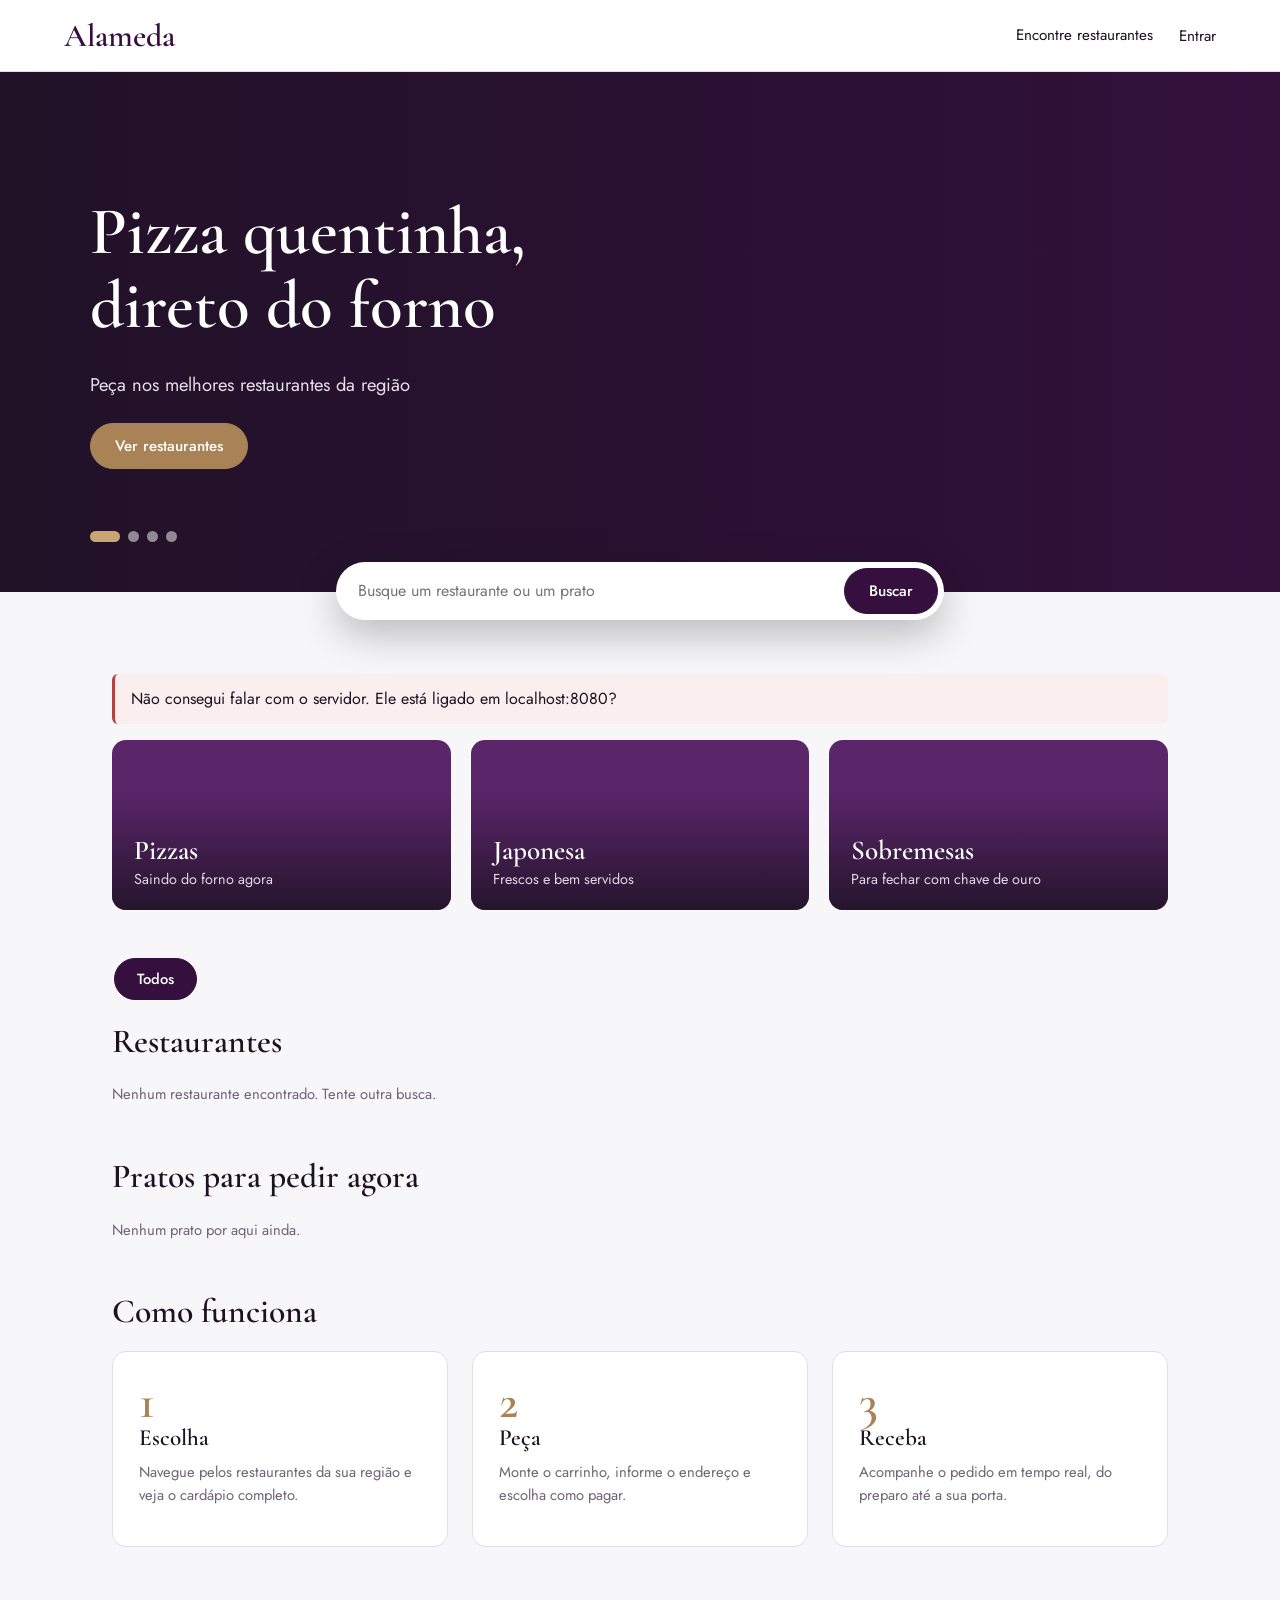
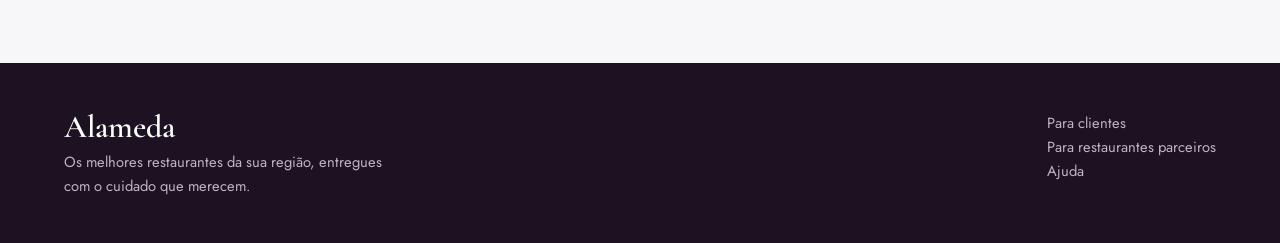
<file: frontend/index.html>
<!DOCTYPE html>
<html lang="pt-BR">
<head>
  <meta charset="UTF-8">
  <meta name="viewport" content="width=device-width, initial-scale=1.0">
  <title>Alameda</title>
  
  <!-- Fontes do Google -->
  <link rel="preconnect" href="https://fonts.googleapis.com">
  <link rel="preconnect" href="https://fonts.gstatic.com" crossorigin>
  <link href="https://fonts.googleapis.com/css2?family=Cormorant+Garamond:ital,wght@0,500;0,600;1,500&family=Jost:wght@400;500&display=swap" rel="stylesheet">
  
  <!-- Estilos e Scripts Principais -->
  <link rel="stylesheet" href="css/style.css?v=3">
  <script src="js/api.js"></script>
  <script src="js/ui.js"></script>
</head>
<body>

  <header id="nav"></header>

  <section class="carrossel" id="car"></section>

  <div class="buscabox">
    <div class="busca">
      <input id="q" placeholder="Busque um restaurante ou um prato" oninput="show()">
      <button onclick="show()">Buscar</button>
    </div>
  </div>

  <main id="restaurantes">
    <div id="m" class="msg"></div>

    <div class="promos">
      <div class="promo" style="background-image:url(https://images.pexels.com/photos/5908255/pexels-photo-5908255.jpeg?auto=compress&cs=tinysrgb&w=700)" onclick="busca('pizza')">
        <div>
          <h3>Pizzas</h3>
          <span>Saindo do forno agora</span>
        </div>
      </div>
      <div class="promo" style="background-image:url(https://images.pexels.com/photos/31286666/pexels-photo-31286666.jpeg?auto=compress&cs=tinysrgb&w=700)" onclick="busca('sushi')">
        <div>
          <h3>Japonesa</h3>
          <span>Frescos e bem servidos</span>
        </div>
      </div>
      <div class="promo" style="background-image:url(https://loremflickr.com/700/340/dessert?lock=23)" onclick="busca('sobremesa')">
        <div>
          <h3>Sobremesas</h3>
          <span>Para fechar com chave de ouro</span>
        </div>
      </div>
    </div>

    <div id="cats" class="cats"></div>

    <h2>Restaurantes</h2>
    <div id="g" class="grid"></div>

    <h2>Pratos para pedir agora</h2>
    <div id="pr" class="grid"></div>

    <h2>Como funciona</h2>
    <div class="passos">
      <div class="passo">
        <b>1</b>
        <h3>Escolha</h3>
        <p class="muted">Navegue pelos restaurantes da sua região e veja o cardápio completo.</p>
      </div>
      <div class="passo">
        <b>2</b>
        <h3>Peça</h3>
        <p class="muted">Monte o carrinho, informe o endereço e escolha como pagar.</p>
      </div>
      <div class="passo">
        <b>3</b>
        <h3>Receba</h3>
        <p class="muted">Acompanhe o pedido em tempo real, do preparo até a sua porta.</p>
      </div>
    </div>
  </main>

  <footer>
    <div>
      <span class="logo">Alameda</span>
      <p>Os melhores restaurantes da sua região, entregues com o cuidado que merecem.</p>
    </div>
    <div>
      <p>Para clientes<br>Para restaurantes parceiros<br>Ajuda</p>
    </div>
  </footer>

  <script>
    nav();

    const SL = [
      { img: pex(5908255, 1600), kw: 'pizza', t: 'Pizza quentinha, direto do forno', s: 'Peça nos melhores restaurantes da região' },
      { img: pex(31415302, 1600), kw: 'sushi', t: 'Sushi fresco em poucos minutos', s: 'Combinados, temakis e muito mais' },
      { img: pex(33213590, 1600), kw: 'burger', t: 'Hambúrguer artesanal, sem fila', s: 'Suculento, do jeito que você gosta' },
      { kw: 'friends,dinner,eating', t: 'Boa comida, boa companhia', s: 'Chame quem você gosta e peça sem sair de casa' }
    ];

    let sl = 0;

    $('car').innerHTML = SL.map((x, n) => `
      <div class="slide ${n ? '' : 'on'}" style="background-image:url('${x.img || foto(x.kw, 30 + n, 1600, 700)}')">
        <div class="txt">
          <h1>${x.t}</h1>
          <p>${x.s}</p>
          <a class="btn" href="#restaurantes">Ver restaurantes</a>
        </div>
      </div>`).join('') +
      '<div class="dots">' + SL.map((x, n) => `<button class="${n ? '' : 'on'}" onclick="irSlide(${n})" aria-label="Slide ${n + 1}"></button>`).join('') + '</div>';

    function irSlide(n) {
      sl = (n + SL.length) % SL.length;
      document.querySelectorAll('.slide').forEach((e, i) => e.classList.toggle('on', i == sl));
      document.querySelectorAll('.dots button').forEach((e, i) => e.classList.toggle('on', i == sl));
    }

    setInterval(() => irSlide(sl + 1), 5000);

    function busca(t) { 
      $('q').value = t; 
      show(); 
      location = '#restaurantes'; 
    }

    let R = [], P = [], cat = '';

    (async () => {
      try { 
        R = await api('/restaurantes'); 
      } catch (e) { 
        msg($('m'), e.message); 
      }
      try { 
        P = await api('/produtos'); 
      } catch (e) { 
        P = []; 
      }
      chips();
      show();
    })();

    function chips() {
      const cs = [...new Set(R.map(r => r.categoria).filter(Boolean))];
      $('cats').innerHTML = [''].concat(cs).map(c =>
        `<button class="chip ${cat === c ? 'on' : ''}" onclick="cat='${c}';chips();show()">
          ${c || 'Todos'}
        </button>`).join('');
    }

    function show() {
      const q = slug($('q').value);$('g').innerHTML = R.filter(r =>
        (!cat || r.categoria === cat) && slug((r.nome || '') + (r.categoria || '')).includes(q)
      ).map(r => `
        <a class="card" href="cardapio.html?id=${r.id}">
          ${capa(r.categoria, r.id, false, r.nome)}
          <div class="in">
            <h3>${r.nome}</h3>
            <p class="muted"><span class="tag">${r.categoria || 'Restaurante'}</span>${r.endereco || ''}</p>
            <p class="muted">Entrega ${brl(r.taxaEntrega)}, em ${r.tempoEntrega || '?'} min</p>
          </div>
        </a>`).join('') || '<p class="muted">Nenhum restaurante encontrado. Tente outra busca.</p>';

      $('pr').innerHTML = P.filter(p => p.disponivel !== false && p.restaurante &&
        (!cat || (R.find(r => r.id == p.restaurante.id) || {}).categoria === cat) &&
        slug((p.nome || '') + (p.categoria || '')).includes(q)
      ).slice(0, 12).map(p => `
        <a class="card" href="cardapio.html?id=${p.restaurante.id}">
          ${capa(p.categoria, p.id, true, p.nome)}
          <div class="in">
            <h3>${p.nome}</h3>
            <p class="muted">${p.restaurante.nome || ''}</p>
            <p class="price">${brl(p.preco)}</p>
          </div>
        </a>`).join('') || '<p class="muted">Nenhum prato por aqui ainda.</p>';
    }
  </script>
</body>
</html>
</file>
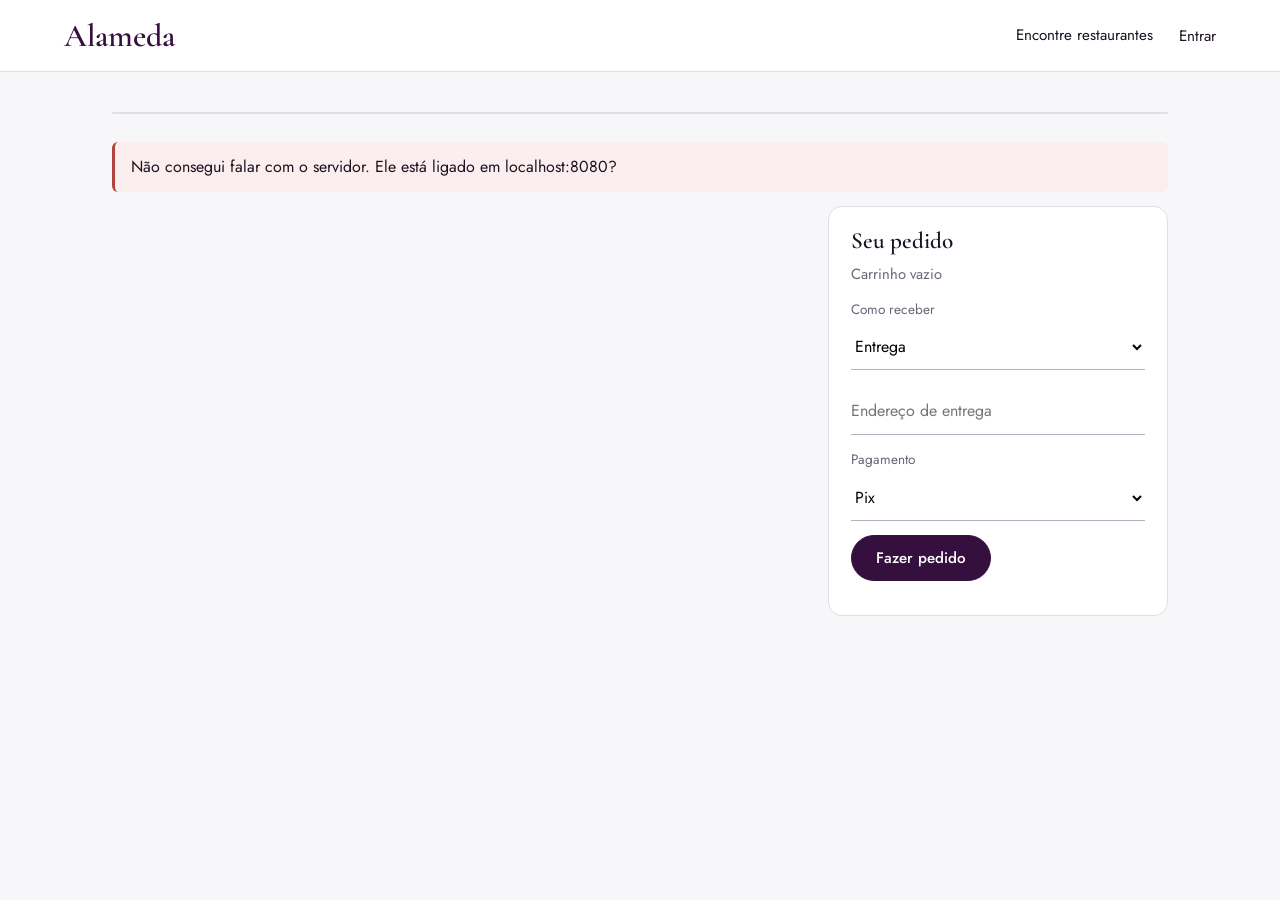
<file: frontend/cardapio.html>
<!DOCTYPE html>
<html lang="pt-BR">
<head>
  <meta charset="UTF-8">
  <meta name="viewport" content="width=device-width, initial-scale=1.0">
  <title>Alameda</title>

  <!-- Fontes -->
  <link rel="preconnect" href="https://fonts.googleapis.com">
  <link rel="preconnect" href="https://fonts.gstatic.com" crossorigin>
  <link href="https://fonts.googleapis.com/css2?family=Cormorant+Garamond:ital,wght@0,500;0,600;1,500&family=Jost:wght@400;500&display=swap" rel="stylesheet">

  <!-- Estilos e Scripts -->
  <link rel="stylesheet" href="css/style.css?v=3">
  <script src="js/api.js"></script>
  <script src="js/ui.js"></script>
</head>
<body>

  <header id="nav"></header>

  <main>
    <div id="topo" class="banner"></div>
    <div id="m" class="msg"></div>

    <div class="split">
      <div id="g"></div>

      <div class="side">
        <h3>Seu pedido</h3>
        <div id="cart" class="muted">Carrinho vazio</div>

        <label>Como receber</label>
        <select id="tp" onchange="$('en').style.display = this.value == 'e' ? '' : 'none'">
          <option value="e">Entrega</option>
          <option value="r">Retirada no local</option>
        </select>

        <input id="en" placeholder="Endereço de entrega">

        <label>Pagamento</label>
        <select id="pg">
          <option value="PIX">Pix</option>
          <option value="CARTAO">Cartão</option>
          <option value="DINHEIRO">Dinheiro</option>
        </select>

        <button onclick="fin()">Fazer pedido</button>
        <p class="muted" id="lg"></p>
      </div>
    </div>
  </main>

  <script>
    nav();
    const rid = new URLSearchParams(location.search).get('id');
    const s = sess();
    let P = [], C = {};

    (async () => {
      try {
        const R = await api('/restaurantes/' + rid);

        $('topo').innerHTML = capa(R.categoria, R.id, false, R.nome) + `
          <div class="in">
            <h1>${R.nome}</h1>
            <p class="muted">
              <span class="tag">${R.categoria || 'Restaurante'}</span>${R.endereco || ''}
            </p>
            <p class="muted">Entrega ${brl(R.taxaEntrega)}, em ${R.tempoEntrega || '?'} min</p>
          </div>`;

        P = (await api('/produtos'))
          .filter(p => p.restaurante && p.restaurante.id == rid && p.disponivel !== false);

        // Agrupa os pratos por categoria (Massas, Bebidas, ...)
        const grupos = {};
        P.forEach(p => {
          const c = p.categoria || 'Outros';
          (grupos[c] = grupos[c] || []).push(p);
        });

        $('g').innerHTML = Object.keys(grupos).map(c => `
          <h2>${c}</h2>
          <div class="pratos">
            ${grupos[c].map(p => `
              <div class="prato">
                <div class="info">
                  <h3>${p.nome}</h3>
                  <p class="price">${brl(p.preco)}</p>
                  <button class="sec" onclick="add(${p.id})">Adicionar</button>
                </div>
                ${capa(p.categoria, p.id, true, p.nome)}
              </div>
            `).join('')}
          </div>
        `).join('') || '<p class="muted">Este restaurante ainda está montando o cardápio.</p>';

        if (s && s.role == 'CLIENTE') {
          $('en').value = (await api('/clientes/' + await cid())).endereco || '';
        } else {
          $('lg').innerHTML = 'Para pedir, <a href="conta.html?tipo=cliente">entre ou crie sua conta</a>.';
        }
      } catch (x) {
        msg($('m'), x.message);
      }
    })();

    function add(i) {
      C[i] = (C[i] || 0) + 1;
      draw();
    }

    function rem(i) {
      C[i]--;
      if (!C[i]) delete C[i];
      draw();
      return false;
    }

    function draw() {
      let total = 0;
      const linhas = Object.keys(C).map(k => {
        const p = P.find(x => x.id == k);
        total += p.preco * C[k];
        return `<div class="linha">
          <span>${C[k]} × ${p.nome}</span>
          <a href="#" onclick="return rem(${k})">tirar um</a>
        </div>`;
      });

      $('cart').innerHTML = linhas.length
        ? linhas.join('') + '<p class="price">Subtotal ' + brl(total) + '</p>'
        : 'Carrinho vazio';
    }

    async function fin() {
      try {
        if (!s || s.role != 'CLIENTE') throw new Error('Entre como cliente para fazer o pedido.');
        if (!Object.keys(C).length) throw new Error('Adicione pelo menos um item.');

        await api('/pedidos', {
          method: 'POST',
          body: {
            clienteId: Number(await cid()),
            restauranteId: +rid,
            itens: Object.keys(C).map(k => ({ produtoId: +k, quantidade: C[k] })),
            enderecoEntrega: $('tp').value == 'e' ?$('en').value : 'Retirada no local',
            formaPagamento: $('pg').value
          }
        });

        location = 'pedidos.html';
      } catch (x) {
        msg($('m'), x.message);
      }
    }
  </script>

</body>
</html>
</file>
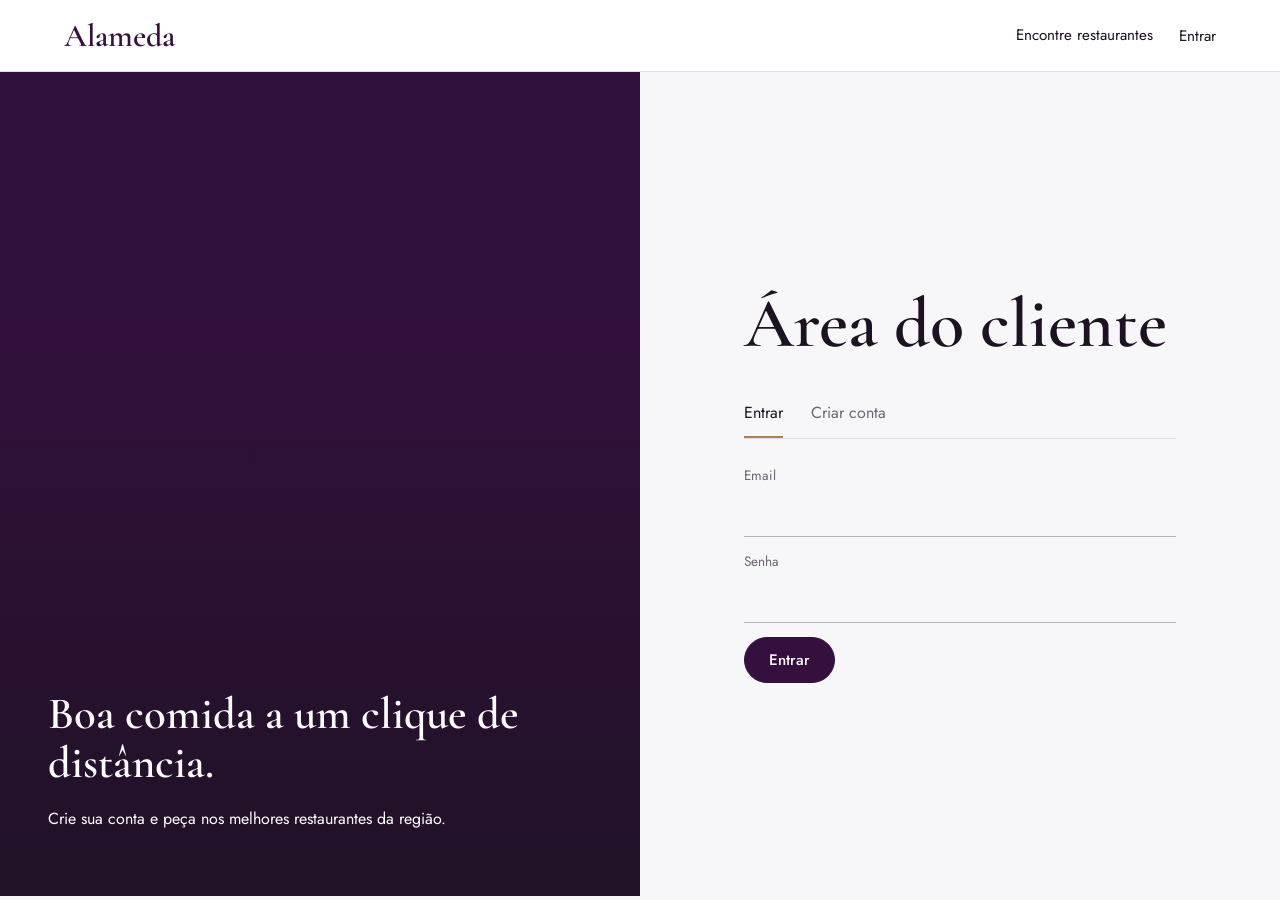
<file: frontend/conta.html>
<!DOCTYPE html>
<html lang="pt-BR">
<head>
  <meta charset="UTF-8">
  <meta name="viewport" content="width=device-width, initial-scale=1.0">
  <title>Alameda</title>
  <link rel="preconnect" href="https://fonts.googleapis.com">
  <link rel="preconnect" href="https://fonts.gstatic.com" crossorigin>
  <link href="https://fonts.googleapis.com/css2?family=Cormorant+Garamond:ital,wght@0,500;0,600;1,500&family=Jost:wght@400;500&display=swap" rel="stylesheet">
  <link rel="stylesheet" href="css/style.css?v=3">
  <script src="js/api.js"></script>
  <script src="js/ui.js"></script>
</head>
<body>

  <header id="nav"></header>

  <section class="auth">
    <div class="auth-img" id="ai">
      <div>
        <h2>Boa comida a um clique de distância.</h2>
        <p>Crie sua conta e peça nos melhores restaurantes da região.</p>
      </div>
    </div>

    <div class="auth-form">
      <h1 id="tt"></h1>
      <div class="tabs" id="tabs"></div>
      <div id="f"></div>
      <div id="m" class="msg"></div>
    </div>
  </section>

  <script>
    nav();
    const tp = new URLSearchParams(location.search).get('tipo') == 'restaurante' ? 'restaurante' : 'cliente';
    let modo = 'entrar';

    $('ai').style.backgroundImage = `url(${foto(tp == 'cliente' ? 'friends,eating,dinner' : 'chef,kitchen', 41, 900, 1000)})`;

    const CAT = ['Italiana', 'Brasileira', 'Japonesa', 'Mexicana', 'Árabe'];

    const CP = {
      cliente: [
        ['nome', 'Nome completo', 'text', 'Nome e sobrenome'],
        ['email', 'Email', 'email'],
        ['senha', 'Senha (mínimo 6 caracteres)', 'password'],
        ['telefone', 'Telefone com DDD', 'tel'],
        ['endereco', 'Endereço de entrega']
      ],
      restaurante: [
        ['nome', 'Nome do restaurante'],
        ['categoria', 'Categoria', 'sel'],
        ['endereco', 'Endereço'],
        ['telefone', 'Telefone com DDD', 'tel'],
        ['taxaEntrega', 'Taxa de entrega, até 50', 'number'],
        ['tempoEntrega', 'Tempo de entrega em minutos, de 10 a 120', 'number'],
        ['horarioFuncionamento', 'Horário, ex: 08:00-22:00'],
        ['email', 'Email de acesso', 'email'],
        ['senha', 'Senha (mínimo 6 caracteres)', 'password']
      ]
    };

    const fld = ([id, l, t, ph]) => `<label>${l}</label>` +
      (t == 'sel'
        ? `<select id="${id}">${CAT.map(x => `<option>${x}</option>`).join('')}</select>`
        : t == 'tel'
          ? `<input id="${id}" type="text" inputmode="numeric" maxlength="15" placeholder="(11) 91234-5678" oninput="mascara(this)">`
          : `<input id="${id}" type="${t || 'text'}" ${ph ? `placeholder="${ph}"` : ''}>`);

    const v = i => $(i).value;
    const tel = () => v('telefone').replace(/\D/g, '');

    // Formata sozinho enquanto digita: (11) 91234-5678
    function mascara(el) {
      const d = el.value.replace(/\D/g, '').slice(0, 11);
      el.value = d.length > 7 ? `(${d.slice(0, 2)}) ${d.slice(2, 7)}-${d.slice(7)}`
        : d.length > 2 ? `(${d.slice(0, 2)}) ${d.slice(2)}`
        : d.length ? `(${d}` : '';
    }

    // Devolve o texto do primeiro erro encontrado, ou '' se estiver tudo certo
    function validar() {
      if (!/^[^\s@]+@[^\s@]+\.[^\s@]{2,}$/.test(v('email'))) return 'Digite um email válido, com @ e ponto (ex: nome@email.com).';
      if (modo == 'entrar') return v('senha') ? '' : 'Digite sua senha.';

      const partes = v('nome').trim().split(/\s+/);
      if (tp == 'cliente' && (partes.length < 2 || partes.some(p => p.length < 2) || !/^[\p{L}\s'-]+$/u.test(v('nome')))) {
        return 'Digite nome e sobrenome, usando só letras.';
      }
      if (tp == 'restaurante' && v('nome').trim().length < 2) return 'Digite o nome do restaurante.';
      if (v('senha').length < 6) return 'A senha precisa ter pelo menos 6 caracteres.';
      if (!/^\d{2}9\d{8}$/.test(tel())) return 'Telefone inválido. Use DDD + 9 dígitos, ex: (11) 91234-5678.';
      return '';
    }

    function draw() {
      $('tt').textContent = tp == 'cliente' ? 'Área do cliente' : 'Área do restaurante';
      $('m').textContent = '';

      $('tabs').innerHTML = ['entrar', 'criar'].map(k => `
        <a href="#" class="${modo == k ? 'on' : ''}" onclick="modo='${k}'; draw(); return false">
          ${k == 'entrar' ? 'Entrar' : 'Criar conta'}
        </a>`).join('');

      $('f').innerHTML = (modo == 'entrar'
        ? [['email', 'Email', 'email'], ['senha', 'Senha', 'password']]
        : CP[tp]
      ).map(fld).join('') + `
        <button onclick="${modo == 'entrar' ? 'entrar()' : 'criar()'}">
          ${modo == 'entrar' ? 'Entrar' : 'Criar minha conta'}
        </button>`;
    }

    async function tok(e, s) {
      const d = await api('/api/auth/login', { method: 'POST', body: { email: e, senha: s } });
      localStorage.clear();
      localStorage.setItem('token', d.token);
    }

    function go() {
      location = sess().role == 'RESTAURANTE' ? 'restaurante.html' : 'index.html#restaurantes';
    }

    async function entrar() {
      const erro = validar();
      if (erro) return msg($('m'), erro);
      try {
        await tok(v('email'), v('senha'));
        go();
      } catch (x) {
        msg($('m'), x.message.startsWith('Sua sessão') ? 'Email ou senha incorretos.' : x.message);
      }
    }

    async function criar() {
      const erro = validar();
      if (erro) return msg($('m'), erro);
      try {
        const e = v('email').trim(), s = v('senha'), n = v('nome').trim();

        if (tp == 'cliente') {
          await api('/api/auth/register', { method: 'POST', body: { nome: n, email: e, senha: s, role: 'CLIENTE' } });
          await tok(e, s);
          await api('/clientes', { method: 'POST', body: { nome: n, email: e, telefone: tel(), endereco: v('endereco') } });
        } else {
          await api('/api/auth/register-restaurante', {
            method: 'POST',
            body: {
              nome: n, categoria: v('categoria'), endereco: v('endereco'), telefone: tel(),
              taxaEntrega: +v('taxaEntrega'), tempoEntrega: +v('tempoEntrega'),
              horarioFuncionamento: v('horarioFuncionamento'),
              email: e, senha: s
            }
          });
          await tok(e, s);
        }
        go();
      } catch (x) {
        msg($('m'), x.message);
      }
    }

    draw();
  </script>

</body>
</html>
</file>
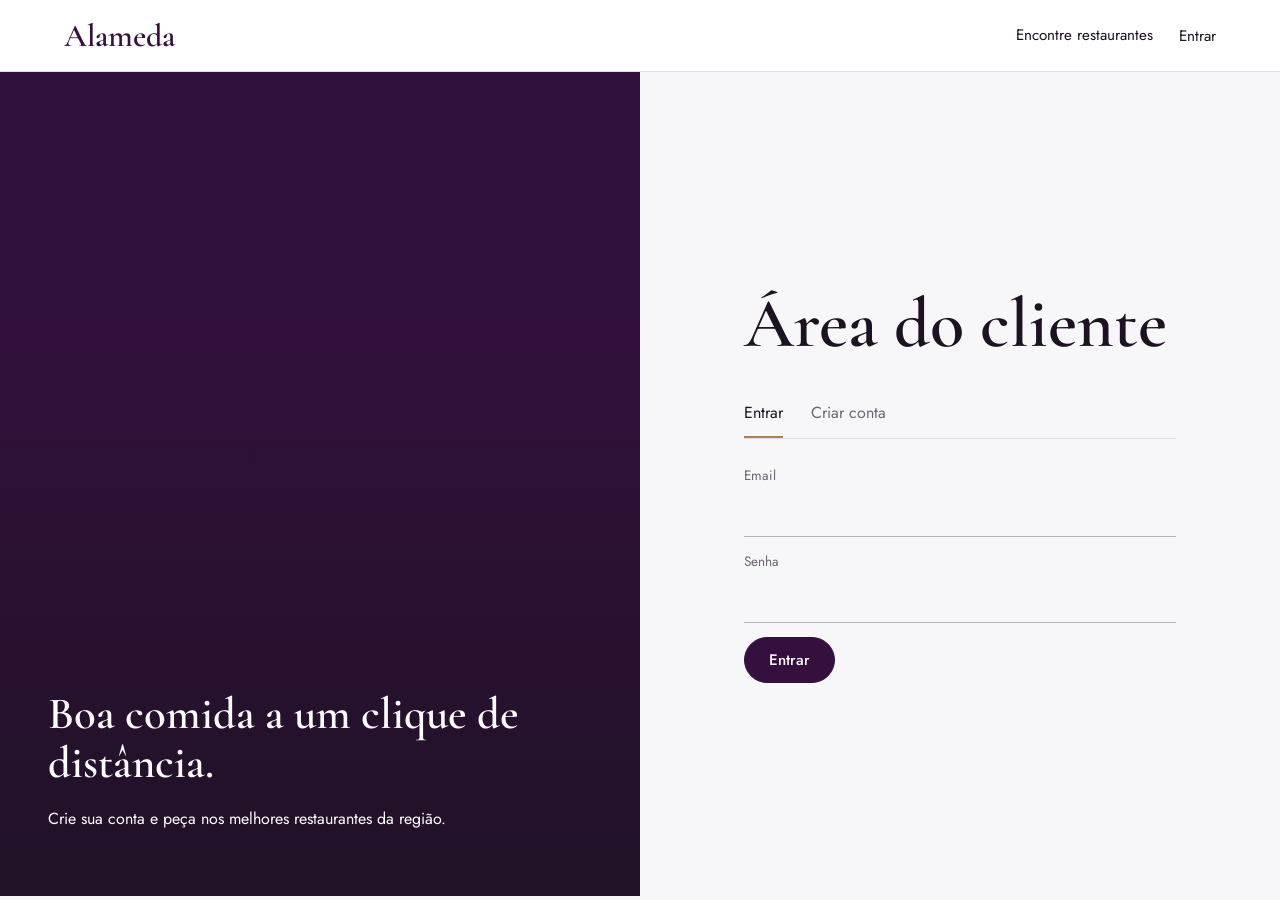
<file: frontend/pedidos.html>
<!DOCTYPE html>
<html lang="pt-BR">
<head>
  <meta charset="UTF-8">
  <meta name="viewport" content="width=device-width, initial-scale=1.0">
  <title>Alameda</title>
  
  <!-- Fontes -->
  <link rel="preconnect" href="https://fonts.googleapis.com">
  <link rel="preconnect" href="https://fonts.gstatic.com" crossorigin>
  <link href="https://fonts.googleapis.com/css2?family=Cormorant+Garamond:ital,wght@0,500;0,600;1,500&family=Jost:wght@400;500&display=swap" rel="stylesheet">
  
  <!-- Estilos e Scripts -->
  <link rel="stylesheet" href="css/style.css">
  <script src="js/api.js"></script>
</head>
<body>

  <header id="nav"></header>

  <main>
    <h1>Meus pedidos</h1>
    <div id="m" class="msg"></div>
    <div id="g" class="grid"></div>
  </main>

  <script>
    nav();

    async function load() {
      try {
        const L = (await api('/pedidos/cliente/' + await cid())).sort((a, b) => b.id - a.id);
        
        $('g').innerHTML = L.map(p => `
          <div class="card">
            <div class="in">
              <h3>Pedido ${p.numeroPedido || '#' + p.id}</h3>
              <p class="muted">${p.nomeRestaurante || ''}</p>
              <p class="status">${ST[p.statusPedido] || p.statusPedido}</p>
              <p class="price">${brl(p.valorTotal)}</p>
              ${['ENTREGUE', 'CANCELADO'].includes(p.statusPedido) ? '' : `<button class="sec" onclick="canc(${p.id})">Cancelar pedido</button>`}
            </div>
          </div>
        `).join('') || '<p class="muted">Você ainda não fez pedidos. Escolha um restaurante para começar.</p>';
      } catch (x) {
        msg($('m'), x.message);
      }
    }

    async function canc(i) {
      try {
        await api('/pedidos/' + i, { method: 'DELETE' });
        load();
      } catch (x) {
        msg($('m'), x.message);
      }
    }

    if (guard('CLIENTE')) load();
  </script>

</body>
</html>
</file>
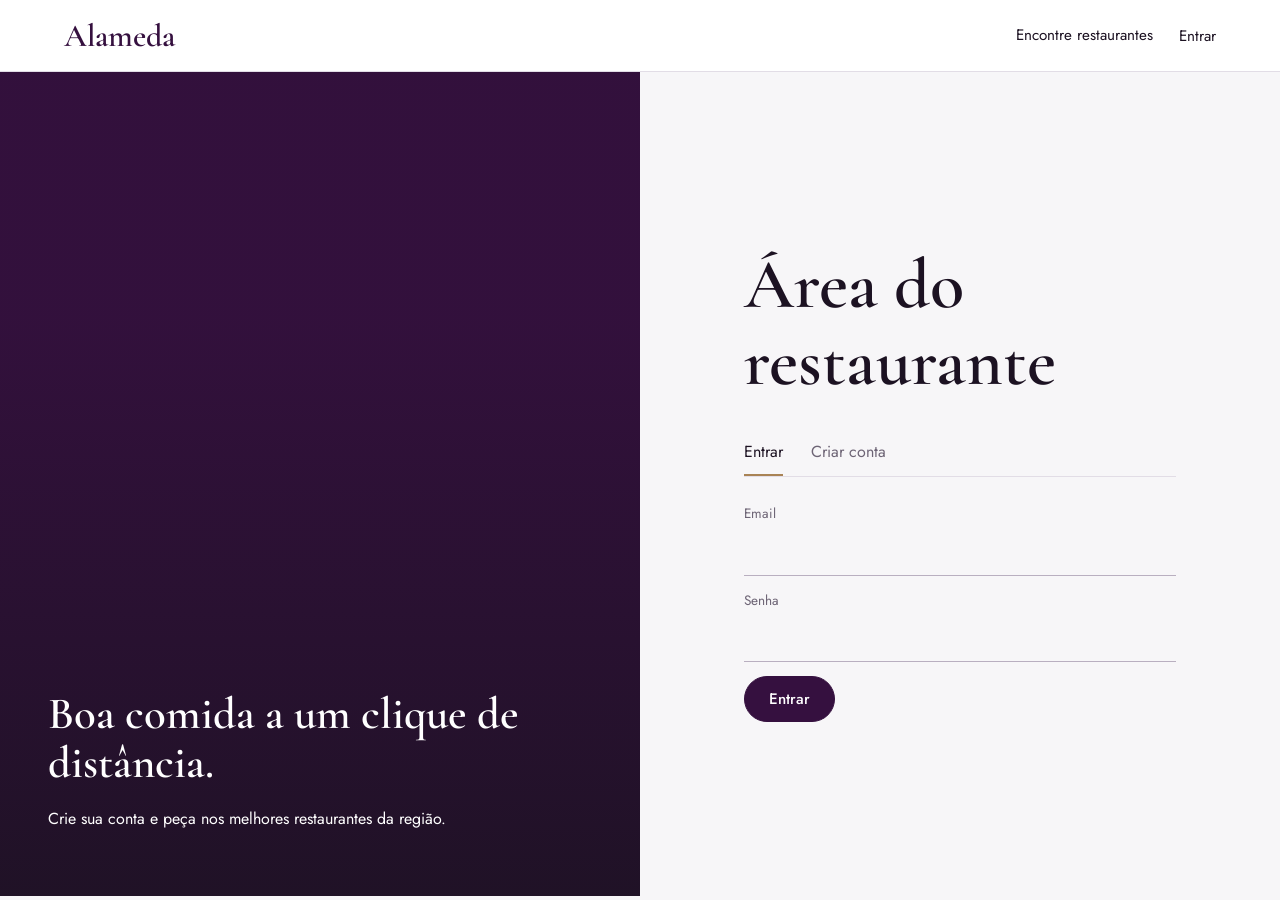
<file: frontend/restaurante.html>
<!DOCTYPE html>
<html lang="pt-BR">
<head>
  <meta charset="UTF-8">
  <meta name="viewport" content="width=device-width, initial-scale=1.0">
  <title>Alameda</title>
  
  <!-- Fontes -->
  <link rel="preconnect" href="https://fonts.googleapis.com">
  <link rel="preconnect" href="https://fonts.gstatic.com" crossorigin>
  <link href="https://fonts.googleapis.com/css2?family=Cormorant+Garamond:ital,wght@0,500;0,600;1,500&family=Jost:wght@400;500&display=swap" rel="stylesheet">
  
  <!-- Estilos e Scripts -->
  <link rel="stylesheet" href="css/style.css">
  <script src="js/api.js"></script>
</head>
<body>

  <header id="nav"></header>

  <main>
    <h1 id="t"></h1>
    <p class="muted" id="sub"></p>
    <div id="m" class="msg"></div>
    
    <h2>Pedidos recebidos</h2>
    <div id="ol" class="grid"></div>
    
    <h2>Cardápio</h2>
    <div class="split">
      <div id="pl" class="grid"></div>
      
      <div class="side">
        <h3>Novo produto</h3>
        <label>Nome</label>
        <input id="pn">
        <label>Categoria</label>
        <input id="pc" placeholder="Ex: Massas">
        <label>Preço</label>
        <input id="pp" type="number" step="0.01">
        <button onclick="addp()">Adicionar ao cardápio</button>
      </div>
    </div>
  </main>

  <script>
    nav();
    const s = sess();
    const NX = { 
      RECEBIDO: 'CONFIRMADO', 
      CONFIRMADO: 'EM_PREPARO', 
      EM_PREPARO: 'SAIU_PARA_ENTREGA', 
      SAIU_PARA_ENTREGA: 'ENTREGUE' 
    };

    async function load() {
      try {
        const rid = s.restauranteId;
        const R = await api('/restaurantes/' + rid);
        
        $('t').textContent = R.nome;
        $('sub').textContent = R.categoria + ', ' + R.endereco;
        
        $('pl').innerHTML = (await api('/produtos'))
          .filter(p => p.restaurante && p.restaurante.id == rid)
          .map(p => `
            <div class="card">
              <div class="in">
                <h3>${p.nome}</h3>
                <p class="muted">${p.categoria || ''}</p>
                <p class="price">${brl(p.preco)}</p>
                <button class="sec" onclick="rm(${p.id})">Remover</button>
              </div>
            </div>
          `).join('') || '<p class="muted">Nenhum produto ainda. Cadastre o primeiro ao lado.</p>';
        
        $('ol').innerHTML = (await api('/pedidos/restaurante/' + rid))
          .sort((a, b) => b.id - a.id)
          .map(o => {
            const n = NX[o.statusPedido];
            return `
              <div class="card">
                <div class="in">
                  <h3>Pedido ${o.numeroPedido || '#' + o.id}</h3>
                  <p class="muted">${o.nomeCliente || ''}, ${o.enderecoEntrega || ''}</p>
                  <p class="status">${ST[o.statusPedido] || o.statusPedido}</p>
                  <p class="price">${brl(o.valorTotal)}</p>
                  ${n ? `<button onclick="av(${o.id}, '${n}')">Marcar como ${ST[n].toLowerCase()}</button>` : ''}
                </div>
              </div>
            `;
          }).join('') || '<p class="muted">Nenhum pedido recebido ainda.</p>';
      } catch (x) {
        msg($('m'), x.message);
      }
    }

    async function av(i, st) {
      try {
        await api('/pedidos/' + i + '/status?status=' + st, { method: 'PUT' });
        load();
      } catch (x) {
        msg($('m'), x.message);
      }
    }

    async function rm(i) {
      try {
        await api('/produtos/' + i, { method: 'DELETE' });
        load();
      } catch (x) {
        msg($('m'), x.message);
      }
    }

    async function addp() {
      try {
        await api('/produtos', {
          method: 'POST',
          body: {
            nome: $('pn').value,
            categoria: $('pc').value,
            preco: +$('pp').value,
            disponivel: true,
            restaurante: { id: +s.restauranteId }
          }
        });
        $('pn').value =$('pp').value = '';
        load();
      } catch (x) {
        msg($('m'), x.message);
      }
    }

    if (guard('RESTAURANTE')) load();
  </script>

</body>
</html>
</file>
<file: frontend/css/style.css>
:root{--ink:#1c1222;--jab:#35103f;--jab2:#5a2569;--bronze:#a98355;--bronze2:#c9a574;--bg:#f7f6f8;--line:#e2dde6;--mut:#6d6475;--r:14px}
*{box-sizing:border-box}
body{margin:0;font:400 16px/1.6 Jost,system-ui,sans-serif;background:var(--bg);color:var(--ink)}
h1,h2,h3{font-family:'Cormorant Garamond',Georgia,serif;font-weight:600;line-height:1.1;margin:0 0 .4em}
h1{font-size:clamp(2.6rem,6vw,4.4rem)}h2{font-size:2.1rem}h3{font-size:1.45rem}
a{color:inherit}
:focus-visible{outline:2px solid var(--bronze);outline-offset:3px}

header{display:flex;align-items:center;gap:26px;padding:16px clamp(16px,5vw,64px);background:#fff;border-bottom:1px solid var(--line);flex-wrap:wrap;position:sticky;top:0;z-index:20}
header .logo{font:600 2rem 'Cormorant Garamond',serif;text-decoration:none;margin-right:auto;color:var(--jab)}
header a{text-decoration:none;font-size:.95rem}
header a:hover{color:var(--bronze)}

.hero{background:linear-gradient(135deg,var(--jab),var(--jab2));color:#f3ecf5;padding:clamp(40px,8vw,90px) clamp(16px,5vw,64px) 56px}
.hero h1{max-width:14ch}
.hero p{max-width:46ch;color:#d8cbde;font-size:1.15rem}
.busca{display:flex;max-width:560px;margin-top:26px;background:#fff;border-radius:999px;padding:6px 6px 6px 22px;box-shadow:0 14px 40px rgba(0,0,0,.25)}
.busca input{border:0;margin:0;padding:10px 0;color:var(--ink)}
.busca button{border-radius:999px}

main{max-width:1120px;margin:0 auto;padding:40px clamp(16px,4vw,32px)}
.narrow{max-width:520px}

.cats{display:flex;gap:12px;overflow-x:auto;padding:4px 2px 16px;margin-bottom:8px}

.chip{flex:none;padding:9px 22px;background:#fff;border:1px solid var(--line);border-radius:999px;cursor:pointer;font:500 .92rem Jost,sans-serif;color:var(--ink)}
.chip:hover,.chip.on{background:var(--jab);color:#fff;border-color:var(--jab)}

.grid{display:grid;grid-template-columns:repeat(auto-fill,minmax(260px,1fr));gap:24px;margin:20px 0 40px}
.card{background:#fff;border:1px solid var(--line);border-radius:var(--r);overflow:hidden;display:block;text-decoration:none;transition:transform .2s,box-shadow .2s}
a.card:hover{transform:translateY(-3px);box-shadow:0 16px 36px rgba(53,16,63,.14);border-color:var(--bronze)}
.in{padding:16px 20px 20px}
.capa{position:relative;height:150px;display:grid;place-items:center;font:600 4.6rem 'Cormorant Garamond',serif;color:var(--bronze2);overflow:hidden}
.capa img{position:absolute;inset:0;width:100%;height:100%;object-fit:cover}
.capa.peq{height:110px;font-size:3.4rem}
.tag{display:inline-block;font-size:.8rem;background:#f1eaf4;color:var(--jab);border-radius:999px;padding:2px 12px;margin-right:6px}
.muted{color:var(--mut);font-size:.92rem;margin:.2em 0 .8em}
.price{font:600 1.4rem 'Cormorant Garamond',serif;color:var(--jab);margin:.2em 0 .7em}
.status{font-style:italic;color:var(--bronze);margin:.2em 0}

label{font-size:.85rem;color:var(--mut);display:block}
input,select{font:inherit;width:100%;padding:10px 0;border:0;border-bottom:1px solid #b9afc0;background:transparent;margin:4px 0 14px;border-radius:0}
input:focus,select:focus{outline:0;border-color:var(--bronze)}

button,.btn{font:500 .95rem Jost,sans-serif;background:var(--jab);color:#fff;border:1px solid var(--jab);border-radius:999px;padding:11px 24px;cursor:pointer;text-decoration:none;display:inline-block;transition:.2s}
button:hover,.btn:hover{background:var(--bronze);border-color:var(--bronze)}
button.sec{background:transparent;color:var(--jab)}
button.sec:hover{color:#fff}

.tabs{display:flex;gap:28px;border-bottom:1px solid var(--line);margin-bottom:26px}
.tabs a{padding:10px 0;text-decoration:none;color:var(--mut)}
.tabs a.on{color:var(--ink);border-bottom:2px solid var(--bronze)}
.msg{padding:12px 16px;margin:14px 0;border-left:3px solid;border-radius:6px}
.msg:empty{display:none}
.ok{background:#eef6ef;border-color:#4b8f5b}
.err{background:#fbeeee;border-color:#b3433f}

.split{display:grid;grid-template-columns:1fr 340px;gap:40px;align-items:start}
.side{position:sticky;top:90px;background:#fff;border:1px solid var(--line);border-radius:var(--r);padding:22px}

.dd{position:relative}
.menu{position:absolute;right:0;top:100%;margin-top:14px;background:#fff;border:1px solid var(--line);border-radius:var(--r);min-width:200px;z-index:30;padding:6px 0;box-shadow:0 12px 32px rgba(28,18,34,.12)}
.menu a{display:block;padding:11px 20px}
.menu a:hover{background:var(--bg);color:var(--jab)}

@media(max-width:820px){.split{grid-template-columns:1fr}.side{position:static}}
@media(prefers-reduced-motion:reduce){*{transition:none!important}}

/* Cardápio */
.banner{background:#fff;border:1px solid var(--line);border-radius:var(--r);overflow:hidden;margin-bottom:28px}
.banner .capa{height:190px;font-size:6rem}
.banner h1{font-size:clamp(2rem,5vw,3rem);margin-bottom:.2em}
.pratos{display:grid;grid-template-columns:repeat(auto-fill,minmax(300px,1fr));gap:16px;margin:12px 0 32px}
.prato{display:flex;justify-content:space-between;gap:16px;background:#fff;border:1px solid var(--line);border-radius:var(--r);padding:16px}
.prato .info{display:flex;flex-direction:column;justify-content:space-between}
.prato h3{margin-bottom:.1em}
.prato .capa{width:104px;height:104px;flex:none;border-radius:10px;font-size:2.6rem}
.linha{display:flex;justify-content:space-between;gap:12px;padding:6px 0;border-bottom:1px solid var(--line)}
.linha a{color:var(--mut);font-size:.88rem}

/* Carrossel */
.carrossel{position:relative;height:clamp(300px,52vw,520px);overflow:hidden;background:var(--jab)}
.slide{position:absolute;inset:0;background-size:cover;background-position:center;background-color:var(--jab);opacity:0;transition:opacity .9s;display:flex;align-items:center}
.slide.on{opacity:1}
.slide::before{content:"";position:absolute;inset:0;background:linear-gradient(90deg,rgba(28,18,34,.82),rgba(28,18,34,.15))}
.slide .txt{position:relative;color:#fff;padding:0 clamp(20px,7vw,110px);max-width:760px}
.slide h1{font-size:clamp(2.2rem,5.5vw,4.2rem)}
.slide p{font-size:1.15rem;color:#e6dcea;margin:0 0 24px}
.slide .btn{background:var(--bronze);border-color:var(--bronze)}
.dots{position:absolute;bottom:50px;left:clamp(20px,7vw,110px);display:flex;gap:8px;z-index:3}
.dots button{width:11px;height:11px;padding:0;border:0;border-radius:50%;background:rgba(255,255,255,.5)}
.dots button.on{background:var(--bronze2);width:30px;border-radius:6px}
.buscabox{max-width:640px;margin:-30px auto 0;padding:0 16px;position:relative;z-index:5}
.buscabox .busca{margin:0;max-width:none}

/* Banners, passos, rodapé */
.promos{display:grid;grid-template-columns:repeat(auto-fit,minmax(250px,1fr));gap:20px;margin:16px 0 44px}
.promo{position:relative;height:170px;border-radius:var(--r);background:var(--jab2) center/cover;overflow:hidden;cursor:pointer;display:flex;align-items:flex-end;color:#fff;transition:transform .2s}
.promo:hover{transform:scale(1.02)}
.promo::before{content:"";position:absolute;inset:0;background:linear-gradient(0deg,rgba(28,18,34,.85),transparent 70%)}
.promo div{position:relative;padding:18px 22px}
.promo h3{margin:0;font-size:1.7rem}.promo span{font-size:.9rem;color:#e0d5e5}
.passos{display:grid;grid-template-columns:repeat(auto-fit,minmax(220px,1fr));gap:24px;margin:20px 0 20px}
.passo{background:#fff;border:1px solid var(--line);border-radius:var(--r);padding:26px}
.passo b{font:600 3rem 'Cormorant Garamond',serif;color:var(--bronze);line-height:1;display:block}
footer{background:var(--ink);color:#bfb3c6;padding:44px clamp(16px,5vw,64px);margin-top:56px;display:flex;gap:40px;flex-wrap:wrap;justify-content:space-between}
footer .logo{font:600 2rem 'Cormorant Garamond',serif;color:#fff}
footer p{max-width:36ch;margin:.4em 0 0;font-size:.92rem}

/* Cadastro / login */
.auth{display:grid;grid-template-columns:1fr 1fr;min-height:calc(100vh - 76px)}
.auth-img{position:relative;background:var(--jab) center/cover;display:flex;align-items:flex-end;color:#fff}
.auth-img::before{content:"";position:absolute;inset:0;background:linear-gradient(0deg,rgba(28,18,34,.85),rgba(28,18,34,.1) 70%)}
.auth-img div{position:relative;padding:48px}
.auth-img h2{font-size:2.8rem}
.auth-form{width:100%;max-width:560px;margin:auto;padding:44px clamp(20px,5vw,64px)}
@media(max-width:820px){.auth{grid-template-columns:1fr}.auth-img{display:none}}
</file>
